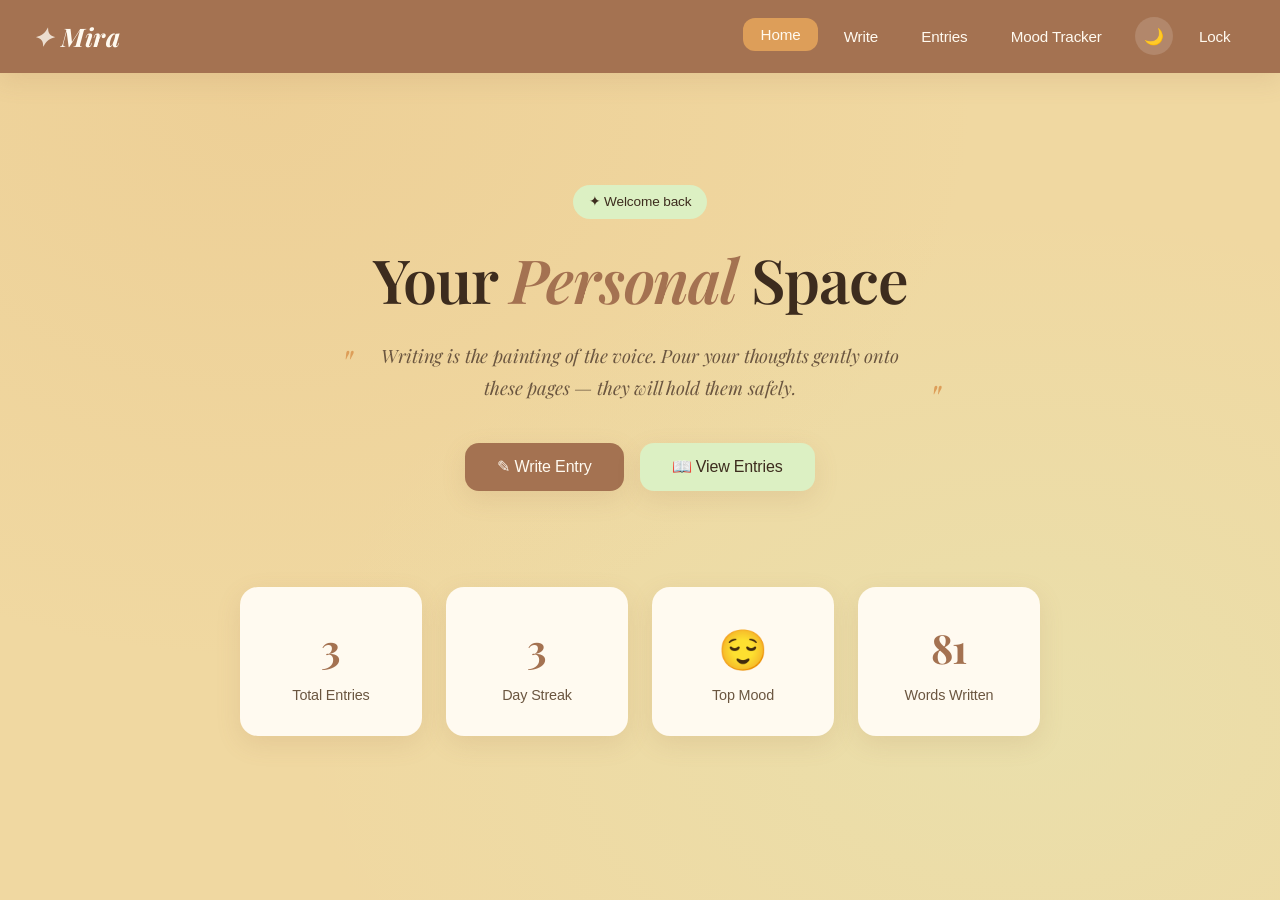
<file: journal.html>
<!DOCTYPE html>
<html lang="en">
<head>
<meta charset="UTF-8" />
<meta name="viewport" content="width=device-width, initial-scale=1.0"/>
<meta name="referrer" content="no-referrer-when-downgrade" />
<title>Mira &mdash; Your Personal Space</title>
<link rel="preconnect" href="https://fonts.googleapis.com">
<link rel="preconnect" href="https://fonts.gstatic.com" crossorigin>
<link href="https://fonts.googleapis.com/css2?family=Playfair+Display:ital,wght@0,400;0,500;0,600;0,700;1,400&display=swap" rel="stylesheet">
<style>
  :root {
    --primary: #A47251;
    --primary-dark: #8a5d40;
    --accent: #DD9E59;
    --bg: #F0D8A1;
    --bg-soft: #f7e6c0;
    --secondary: #DCF0C3;
    --secondary-dark: #c5e3a6;
    --text: #3d2c1e;
    --text-soft: #6b5640;
    --white: #fffaf0;
    --shadow: 0 8px 24px rgba(164, 114, 81, 0.15);
    --shadow-lg: 0 16px 40px rgba(164, 114, 81, 0.2);
    
    /* Apple San Francisco font stack */
    --sf-pro: -apple-system, BlinkMacSystemFont, "SF Pro Display", "SF Pro Text", "Helvetica Neue", Helvetica, Arial, sans-serif;
    --sf-rounded: -apple-system, BlinkMacSystemFont, "SF Pro Rounded", "SF Pro Display", "Helvetica Neue", sans-serif;
  }

  [data-theme="dark"] {
    --primary: #c98e6b;
    --primary-dark: #a47251;
    --accent: #e8b478;
    --bg: #2a1f15;
    --bg-soft: #3a2c1f;
    --secondary: #4a5d3c;
    --secondary-dark: #5d7349;
    --text: #f0d8a1;
    --text-soft: #c4a87a;
    --white: #3a2c1f;
    --shadow: 0 8px 24px rgba(0, 0, 0, 0.3);
    --shadow-lg: 0 16px 40px rgba(0, 0, 0, 0.4);
  }

  * { margin: 0; padding: 0; box-sizing: border-box; -webkit-font-smoothing: antialiased; -moz-osx-font-smoothing: grayscale; }

  body {
    font-family: var(--sf-pro);
    background: var(--bg);
    background-image: 
      radial-gradient(at 20% 10%, rgba(221, 158, 89, 0.15) 0px, transparent 50%),
      radial-gradient(at 80% 80%, rgba(220, 240, 195, 0.3) 0px, transparent 50%);
    color: var(--text);
    min-height: 100vh;
    transition: background 0.4s ease, color 0.4s ease;
    line-height: 1.6;
    letter-spacing: -0.01em;
  }

  h1, h2, h3, h4 { 
    font-family: 'Playfair Display', Georgia, serif; 
    font-weight: 600; 
    letter-spacing: -0.02em;
  }

  /* Login */
  .auth-page {
    min-height: 100vh;
    display: none;
    align-items: center;
    justify-content: center;
    padding: 2rem;
  }

  body.auth-locked .auth-page { display: flex; }
  body.auth-locked .navbar,
  body.auth-locked .page,
  body.auth-locked .modal { display: none !important; }

  .auth-card {
    width: min(100%, 460px);
    background: var(--white);
    padding: 2.5rem;
    border-radius: 20px;
    box-shadow: var(--shadow-lg);
    text-align: center;
  }

  .auth-card h1 {
    font-size: clamp(2.5rem, 8vw, 4rem);
    color: var(--primary);
    margin-bottom: 0.4rem;
    font-style: italic;
  }

  .auth-card p {
    color: var(--text-soft);
    margin-bottom: 1.5rem;
  }

  .auth-form {
    display: grid;
    gap: 0.8rem;
  }

  .auth-form .btn {
    justify-content: center;
  }

  .auth-message {
    min-height: 1.3rem;
    margin: 0.2rem 0 0;
    font-size: 0.9rem;
    color: var(--text-soft);
  }

  .hidden { display: none !important; }

  /* Navbar */
  .navbar {
    position: sticky;
    top: 0;
    z-index: 100;
    background: var(--primary);
    padding: 1rem 2rem;
    box-shadow: var(--shadow);
    display: flex;
    justify-content: space-between;
    align-items: center;
    transition: background 0.4s ease;
    backdrop-filter: saturate(180%) blur(20px);
  }

  .logo {
    font-family: 'Playfair Display', Georgia, serif;
    font-size: 1.6rem;
    color: var(--white);
    font-weight: 700;
    font-style: italic;
    letter-spacing: 0.5px;
  }

  .logo::before { content: "\2726\00a0"; opacity: 0.8; }

  .nav-links {
    display: flex;
    gap: 0.5rem;
    list-style: none;
    align-items: center;
  }

  .nav-link {
    color: var(--white);
    text-decoration: none;
    padding: 0.5rem 1.1rem;
    border-radius: 12px;
    font-weight: 500;
    font-size: 0.95rem;
    cursor: pointer;
    transition: all 0.3s ease;
    background: transparent;
    border: none;
    font-family: var(--sf-pro);
    letter-spacing: -0.01em;
  }

  .nav-link:hover, .nav-link.active {
    background: var(--accent);
    transform: translateY(-2px);
  }

  .theme-toggle {
    background: rgba(255, 255, 255, 0.15);
    border: none;
    color: var(--white);
    width: 38px;
    height: 38px;
    border-radius: 50%;
    cursor: pointer;
    font-size: 1rem;
    transition: all 0.3s ease;
    margin-left: 0.5rem;
  }

  .theme-toggle:hover { background: var(--accent); transform: rotate(20deg); }

  .menu-toggle { display: none; background: none; border: none; color: var(--white); font-size: 1.5rem; cursor: pointer; }

  .user-pill {
    display: flex;
    align-items: center;
    gap: 0.6rem;
    color: var(--white);
    padding-left: 0.7rem;
  }

  .user-avatar {
    width: 30px;
    height: 30px;
    border-radius: 50%;
    object-fit: cover;
    background: rgba(255,255,255,0.2);
  }

  .user-name {
    max-width: 130px;
    overflow: hidden;
    text-overflow: ellipsis;
    white-space: nowrap;
    font-size: 0.9rem;
    font-weight: 500;
  }

  /* Pages */
  .page { display: none; padding: 3rem 2rem; max-width: 1200px; margin: 0 auto; animation: fadeIn 0.5s ease; }
  .page.active { display: block; }

  @keyframes fadeIn {
    from { opacity: 0; transform: translateY(10px); }
    to { opacity: 1; transform: translateY(0); }
  }

  /* Home */
  .hero {
    text-align: center;
    padding: 4rem 1rem 2rem;
  }

  .hero-tag {
    display: inline-block;
    background: var(--secondary);
    color: var(--text);
    padding: 0.4rem 1rem;
    border-radius: 20px;
    font-size: 0.85rem;
    margin-bottom: 1.5rem;
    font-weight: 500;
    letter-spacing: -0.01em;
  }

  .hero h1 {
    font-size: clamp(2.2rem, 5vw, 3.8rem);
    color: var(--text);
    margin-bottom: 1rem;
    line-height: 1.2;
  }

  .hero h1 em { color: var(--primary); font-style: italic; }

  .quote {
    max-width: 600px;
    margin: 1.5rem auto 2.5rem;
    font-family: 'Playfair Display', Georgia, serif;
    font-style: italic;
    color: var(--text-soft);
    font-size: 1.15rem;
    line-height: 1.7;
    position: relative;
    padding: 0 2rem;
  }

  .quote::before, .quote::after {
    content: '"';
    font-size: 2.5rem;
    color: var(--accent);
    position: absolute;
    top: -10px;
  }
  .quote::before { left: 0; }
  .quote::after { right: 0; bottom: -30px; top: auto; }

  .hero-buttons { display: flex; gap: 1rem; justify-content: center; flex-wrap: wrap; }

  .btn {
    padding: 0.9rem 2rem;
    border-radius: 14px;
    border: none;
    font-family: var(--sf-pro);
    font-weight: 500;
    font-size: 1rem;
    cursor: pointer;
    transition: all 0.3s ease;
    text-decoration: none;
    display: inline-flex;
    align-items: center;
    gap: 0.5rem;
    letter-spacing: -0.01em;
  }

  .btn-primary {
    background: var(--primary);
    color: var(--white);
    box-shadow: var(--shadow);
  }

  .btn-primary:hover {
    background: var(--accent);
    transform: translateY(-3px) scale(1.02);
    box-shadow: var(--shadow-lg);
  }

  .btn-secondary {
    background: var(--secondary);
    color: var(--text);
    box-shadow: var(--shadow);
  }

  .btn-secondary:hover {
    background: var(--secondary-dark);
    transform: translateY(-3px) scale(1.02);
  }

  /* Stats */
  .stats {
    display: grid;
    grid-template-columns: repeat(auto-fit, minmax(180px, 1fr));
    gap: 1.5rem;
    max-width: 800px;
    margin: 4rem auto 0;
  }

  .stat-card {
    background: var(--white);
    padding: 1.8rem;
    border-radius: 18px;
    text-align: center;
    box-shadow: var(--shadow);
    transition: transform 0.3s ease;
  }

  .stat-card:hover { transform: translateY(-5px); }

  .stat-num {
    font-family: 'Playfair Display', Georgia, serif;
    font-size: 2.5rem;
    color: var(--primary);
    font-weight: 700;
  }

  .stat-label { color: var(--text-soft); font-size: 0.9rem; margin-top: 0.3rem; letter-spacing: -0.01em; }

  /* Page Header */
  .page-header { margin-bottom: 2.5rem; text-align: center; }
  .page-header h2 { font-size: 2.4rem; color: var(--text); margin-bottom: 0.5rem; }
  .page-header p { color: var(--text-soft); }

  /* Editor */
  .editor-wrap { max-width: 850px; margin: 0 auto; }

  .editor {
    background: var(--white);
    padding: 2.5rem;
    border-radius: 20px;
    box-shadow: var(--shadow);
  }

  .editor.distraction-free {
    position: fixed;
    inset: 0;
    z-index: 200;
    border-radius: 0;
    overflow-y: auto;
    padding: 4rem 2rem;
  }

  .editor-meta {
    display: grid;
    grid-template-columns: 1fr auto;
    gap: 1rem;
    margin-bottom: 1.2rem;
    align-items: center;
  }

  .input-clean {
    background: transparent;
    border: none;
    border-bottom: 2px solid transparent;
    padding: 0.5rem 0;
    font-family: 'Playfair Display', Georgia, serif;
    font-size: 1.8rem;
    font-weight: 600;
    color: var(--text);
    width: 100%;
    transition: border-color 0.3s ease;
    letter-spacing: -0.02em;
  }

  .input-clean:focus { outline: none; border-bottom-color: var(--accent); }
  .input-clean::placeholder { color: var(--text-soft); opacity: 0.6; }

  .date-input {
    background: var(--secondary);
    border: none;
    padding: 0.5rem 0.9rem;
    border-radius: 10px;
    font-family: var(--sf-pro);
    color: var(--text);
    cursor: pointer;
    font-size: 0.9rem;
    letter-spacing: -0.01em;
  }

  .mood-row {
    display: flex;
    gap: 0.5rem;
    margin-bottom: 1rem;
    flex-wrap: wrap;
    align-items: center;
  }

  .mood-label {
    font-size: 0.9rem;
    color: var(--text-soft);
    margin-right: 0.5rem;
    letter-spacing: -0.01em;
  }

  .mood-emoji {
    background: var(--bg-soft);
    border: 2px solid transparent;
    width: 42px;
    height: 42px;
    border-radius: 50%;
    cursor: pointer;
    font-size: 1.3rem;
    transition: all 0.3s ease;
    display: flex;
    align-items: center;
    justify-content: center;
  }

  .mood-emoji:hover { transform: scale(1.15); }
  .mood-emoji.selected {
    background: var(--secondary);
    border-color: var(--accent);
    transform: scale(1.1);
  }

  .tags-input {
    width: 100%;
    background: var(--bg-soft);
    border: none;
    padding: 0.7rem 1rem;
    border-radius: 12px;
    font-family: var(--sf-pro);
    color: var(--text);
    margin-bottom: 1rem;
    font-size: 0.9rem;
    letter-spacing: -0.01em;
  }
  .tags-input:focus { outline: 2px solid var(--accent); }

  .editor-textarea {
    width: 100%;
    min-height: 350px;
    background: transparent;
    border: none;
    resize: vertical;
    font-family: var(--sf-pro);
    font-size: 1.05rem;
    line-height: 1.8;
    color: var(--text);
    padding: 1rem 0;
    letter-spacing: -0.01em;
  }
  .editor-textarea:focus { outline: none; }
  .editor-textarea::placeholder { color: var(--text-soft); opacity: 0.5; font-style: italic; }

  .editor-actions {
    display: flex;
    gap: 0.8rem;
    justify-content: space-between;
    align-items: center;
    margin-top: 1.5rem;
    flex-wrap: wrap;
  }

  .save-status {
    font-size: 0.85rem;
    color: var(--text-soft);
    font-style: italic;
  }

  .save-status.saving { color: var(--accent); }
  .save-status.saved { color: #5a8c3c; }

  .icon-btn {
    background: var(--bg-soft);
    border: none;
    padding: 0.6rem 1rem;
    border-radius: 10px;
    cursor: pointer;
    color: var(--text);
    font-family: var(--sf-pro);
    font-size: 0.9rem;
    transition: all 0.3s ease;
    letter-spacing: -0.01em;
  }
  .icon-btn:hover { background: var(--secondary); }

  /* Entries Grid */
  .entries-grid {
    display: grid;
    grid-template-columns: repeat(auto-fill, minmax(280px, 1fr));
    gap: 1.5rem;
  }

  .entry-card {
    background: var(--secondary);
    padding: 1.6rem;
    border-radius: 18px;
    box-shadow: var(--shadow);
    cursor: pointer;
    transition: all 0.3s ease;
    position: relative;
    overflow: hidden;
  }

  .entry-card::before {
    content: "";
    position: absolute;
    top: 0; left: 0;
    width: 4px;
    height: 100%;
    background: var(--primary);
    transform: scaleY(0);
    transition: transform 0.3s ease;
  }

  .entry-card:hover {
    transform: translateY(-6px);
    box-shadow: var(--shadow-lg);
  }
  .entry-card:hover::before { transform: scaleY(1); }

  .entry-head {
    display: flex;
    justify-content: space-between;
    align-items: flex-start;
    margin-bottom: 0.8rem;
  }

  .entry-title {
    font-family: 'Playfair Display', Georgia, serif;
    font-size: 1.3rem;
    font-weight: 600;
    color: var(--text);
    flex: 1;
    letter-spacing: -0.02em;
  }

  .entry-mood { font-size: 1.6rem; }

  .entry-date {
    font-size: 0.8rem;
    color: var(--text-soft);
    margin-bottom: 0.8rem;
    font-weight: 500;
    letter-spacing: -0.01em;
  }

  .entry-preview {
    font-size: 0.92rem;
    color: var(--text-soft);
    line-height: 1.6;
    display: -webkit-box;
    -webkit-line-clamp: 3;
    -webkit-box-orient: vertical;
    overflow: hidden;
    margin-bottom: 0.8rem;
    letter-spacing: -0.01em;
  }

  .entry-tags { display: flex; gap: 0.4rem; flex-wrap: wrap; }
  .entry-tag {
    background: var(--white);
    padding: 0.2rem 0.7rem;
    border-radius: 12px;
    font-size: 0.75rem;
    color: var(--primary);
    font-weight: 500;
    letter-spacing: -0.01em;
  }

  .empty {
    text-align: center;
    padding: 4rem 2rem;
    color: var(--text-soft);
  }
  .empty-icon { font-size: 3rem; margin-bottom: 1rem; }

  /* Mood Tracker */
  .mood-grid {
    display: grid;
    grid-template-columns: repeat(auto-fit, minmax(300px, 1fr));
    gap: 1.5rem;
  }

  .panel {
    background: var(--white);
    padding: 2rem;
    border-radius: 18px;
    box-shadow: var(--shadow);
  }

  .panel h3 {
    font-size: 1.3rem;
    margin-bottom: 1.5rem;
    color: var(--text);
  }

  .mood-bar { margin-bottom: 1rem; }
  .mood-bar-label {
    display: flex;
    justify-content: space-between;
    margin-bottom: 0.4rem;
    font-size: 0.9rem;
    letter-spacing: -0.01em;
  }
  .mood-bar-track {
    height: 10px;
    background: var(--bg-soft);
    border-radius: 10px;
    overflow: hidden;
  }
  .mood-bar-fill {
    height: 100%;
    background: linear-gradient(90deg, var(--primary), var(--accent));
    border-radius: 10px;
    transition: width 1s ease;
  }

  /* Calendar */
  .calendar {
    display: grid;
    grid-template-columns: repeat(7, 1fr);
    gap: 6px;
  }
  .cal-day-name {
    text-align: center;
    font-size: 0.75rem;
    font-weight: 600;
    color: var(--text-soft);
    padding: 0.3rem 0;
    letter-spacing: -0.01em;
  }
  .cal-day {
    aspect-ratio: 1;
    background: var(--bg-soft);
    border-radius: 8px;
    display: flex;
    align-items: center;
    justify-content: center;
    font-size: 0.85rem;
    position: relative;
    transition: transform 0.2s ease;
    font-feature-settings: "tnum";
  }
  .cal-day.has-entry {
    background: var(--secondary);
    cursor: pointer;
    font-weight: 600;
  }
  .cal-day.has-entry:hover { transform: scale(1.1); }
  .cal-day.today {
    border: 2px solid var(--accent);
  }
  .cal-emoji {
    position: absolute;
    bottom: 2px;
    right: 2px;
    font-size: 0.7rem;
  }

  .cal-header {
    display: flex;
    justify-content: space-between;
    align-items: center;
    margin-bottom: 1rem;
  }
  .cal-nav {
    background: var(--secondary);
    border: none;
    width: 32px;
    height: 32px;
    border-radius: 8px;
    cursor: pointer;
    font-weight: 600;
    color: var(--text);
    transition: all 0.3s ease;
    font-family: var(--sf-pro);
  }
  .cal-nav:hover { background: var(--accent); color: var(--white); }

  /* Modal */
  .modal {
    display: none;
    position: fixed;
    inset: 0;
    background: rgba(61, 44, 30, 0.6);
    z-index: 300;
    align-items: center;
    justify-content: center;
    padding: 1rem;
    backdrop-filter: blur(4px);
  }
  .modal.active { display: flex; animation: fadeIn 0.3s ease; }

  .modal-content {
    background: var(--white);
    border-radius: 20px;
    padding: 2.5rem;
    max-width: 600px;
    width: 100%;
    max-height: 90vh;
    overflow-y: auto;
    box-shadow: var(--shadow-lg);
    animation: slideUp 0.4s ease;
  }

  @keyframes slideUp {
    from { transform: translateY(30px); opacity: 0; }
    to { transform: translateY(0); opacity: 1; }
  }

  .modal-close {
    float: right;
    background: var(--bg-soft);
    border: none;
    width: 32px;
    height: 32px;
    border-radius: 50%;
    cursor: pointer;
    font-size: 1.2rem;
    font-family: var(--sf-pro);
  }

  .modal h3 { font-size: 1.8rem; color: var(--text); margin-bottom: 0.3rem; }
  .modal-date { color: var(--text-soft); font-size: 0.9rem; margin-bottom: 1rem; letter-spacing: -0.01em; }
  .modal-body { color: var(--text); line-height: 1.8; white-space: pre-wrap; margin: 1.5rem 0; letter-spacing: -0.01em; }
  .modal-actions { display: flex; gap: 0.8rem; margin-top: 1.5rem; }

  .btn-danger {
    background: #c44a4a;
    color: white;
  }
  .btn-danger:hover { background: #a83838; }

  /* Toast */
  .toast {
    position: fixed;
    bottom: 2rem;
    right: 2rem;
    background: var(--primary);
    color: var(--white);
    padding: 1rem 1.5rem;
    border-radius: 12px;
    box-shadow: var(--shadow-lg);
    z-index: 400;
    transform: translateY(100px);
    opacity: 0;
    transition: all 0.4s ease;
    font-family: var(--sf-pro);
    letter-spacing: -0.01em;
  }
  .toast.show { transform: translateY(0); opacity: 1; }

  /* Search */
  .search-bar {
    width: 100%;
    max-width: 500px;
    margin: 0 auto 2rem;
    display: block;
    padding: 0.9rem 1.2rem;
    border-radius: 14px;
    border: none;
    background: var(--white);
    box-shadow: var(--shadow);
    font-family: var(--sf-pro);
    font-size: 1rem;
    color: var(--text);
    letter-spacing: -0.01em;
  }
  .search-bar:focus { outline: 2px solid var(--accent); }

  /* Mobile */
  @media (max-width: 768px) {
    .navbar { padding: 1rem; }
    .nav-links {
      position: fixed;
      top: 70px; left: 0; right: 0;
      background: var(--primary);
      flex-direction: column;
      padding: 1rem;
      gap: 0.3rem;
      transform: translateY(-150%);
      transition: transform 0.3s ease;
      box-shadow: var(--shadow);
    }
    .nav-links.open { transform: translateY(0); }
    .menu-toggle { display: block; }
    .nav-link { width: 100%; text-align: center; }
    .page { padding: 2rem 1rem; }
    .editor { padding: 1.5rem; }
    .input-clean { font-size: 1.4rem; }
    .toast { right: 1rem; left: 1rem; bottom: 1rem; }
  }
</style>
</head>
<body class="auth-locked">

<section class="auth-page" id="authPage">
  <div class="auth-card">
    <span class="hero-tag">&#x2726; Private journal</span>
    <h1>Mira</h1>
    <p id="authIntro">Create a passcode to protect this browser.</p>
    <div class="auth-form">
      <input type="password" class="tags-input" id="loginPasscode" placeholder="Passcode" autocomplete="current-password" />
      <input type="password" class="tags-input" id="loginPasscodeConfirm" placeholder="Confirm passcode" autocomplete="new-password" />
      <button class="btn btn-primary" id="loginBtn">Create Login</button>
      <p class="auth-message" id="authMessage"></p>
    </div>
  </div>
</section>

<nav class="navbar">
  <div class="logo">Mira</div>
  <button class="menu-toggle" onclick="document.getElementById('navLinks').classList.toggle('open')">&#x2630;</button>
  <ul class="nav-links" id="navLinks">
    <li><button class="nav-link active" data-page="home">Home</button></li>
    <li><button class="nav-link" data-page="write">Write</button></li>
    <li><button class="nav-link" data-page="entries">Entries</button></li>
    <li><button class="nav-link" data-page="mood">Mood Tracker</button></li>
    <li><button class="theme-toggle" id="themeToggle" title="Toggle theme">&#x1F319;</button></li>
    <li><button class="nav-link" id="lockBtn">Lock</button></li>
  </ul>
</nav>

<!-- Home -->
<section class="page active" id="page-home">
  <div class="hero">
    <span class="hero-tag">&#x2726; Welcome back</span>
    <h1>Your <em>Personal</em> Space</h1>
    <p class="quote">Writing is the painting of the voice. Pour your thoughts gently onto these pages &mdash; they will hold them safely.</p>
    <div class="hero-buttons">
      <button class="btn btn-primary" onclick="navigate('write')">&#x270E; Write Entry</button>
      <button class="btn btn-secondary" onclick="navigate('entries')">&#x1F4D6; View Entries</button>
    </div>
  </div>

  <div class="stats">
    <div class="stat-card">
      <div class="stat-num" id="statEntries">0</div>
      <div class="stat-label">Total Entries</div>
    </div>
    <div class="stat-card">
      <div class="stat-num" id="statStreak">0</div>
      <div class="stat-label">Day Streak</div>
    </div>
    <div class="stat-card">
      <div class="stat-num" id="statMood">&mdash;</div>
      <div class="stat-label">Top Mood</div>
    </div>
    <div class="stat-card">
      <div class="stat-num" id="statWords">0</div>
      <div class="stat-label">Words Written</div>
    </div>
  </div>
</section>

<!-- Write -->
<section class="page" id="page-write">
  <div class="page-header">
    <h2>A Page for Today</h2>
    <p>Let your thoughts flow freely.</p>
  </div>

  <div class="editor-wrap">
    <div class="editor" id="editor">
      <div class="editor-meta">
        <input type="text" class="input-clean" id="entryTitle" placeholder="Give this entry a title..." />
        <input type="date" class="date-input" id="entryDate" />
      </div>

      <div class="mood-row">
        <span class="mood-label">Mood:</span>
        <button class="mood-emoji" data-mood="&#x1F60A;" title="Happy">&#x1F60A;</button>
        <button class="mood-emoji" data-mood="&#x1F60C;" title="Calm">&#x1F60C;</button>
        <button class="mood-emoji" data-mood="&#x1F970;" title="Loved">&#x1F970;</button>
        <button class="mood-emoji" data-mood="&#x1F614;" title="Sad">&#x1F614;</button>
        <button class="mood-emoji" data-mood="&#x1F624;" title="Frustrated">&#x1F624;</button>
        <button class="mood-emoji" data-mood="&#x1F634;" title="Tired">&#x1F634;</button>
        <button class="mood-emoji" data-mood="&#x1F914;" title="Thoughtful">&#x1F914;</button>
        <button class="mood-emoji" data-mood="&#x2728;" title="Inspired">&#x2728;</button>
      </div>

      <input type="text" class="tags-input" id="entryTags" placeholder="Tags (comma separated): work, family, dreams..." />

      <textarea class="editor-textarea" id="entryBody" placeholder="Dear diary, today was..."></textarea>

      <div class="editor-actions">
        <span class="save-status" id="saveStatus">Auto-save enabled</span>
        <div style="display:flex; gap:0.6rem; flex-wrap: wrap;">
          <button class="icon-btn" id="distractionBtn">&#x22A1; Focus Mode</button>
          <button class="icon-btn" id="clearBtn">Clear</button>
          <button class="btn btn-primary" id="saveBtn">Save Entry</button>
        </div>
      </div>
    </div>
  </div>
</section>

<!-- Entries -->
<section class="page" id="page-entries">
  <div class="page-header">
    <h2>Your Journal</h2>
    <p>A collection of moments, captured.</p>
  </div>
  <input type="text" class="search-bar" id="searchBar" placeholder="&#x1F50D; Search entries..." />
  <div class="entries-grid" id="entriesGrid"></div>
</section>

<!-- Mood Tracker -->
<section class="page" id="page-mood">
  <div class="page-header">
    <h2>Mood Tracker</h2>
    <p>A gentle reflection of your emotional landscape.</p>
  </div>

  <div class="mood-grid">
    <div class="panel">
      <h3>Mood Distribution</h3>
      <div id="moodBars"></div>
    </div>

    <div class="panel">
      <div class="cal-header">
        <button class="cal-nav" id="prevMonth">&lsaquo;</button>
        <h3 id="calMonth"></h3>
        <button class="cal-nav" id="nextMonth">&rsaquo;</button>
      </div>
      <div class="calendar" id="calendar"></div>
    </div>
  </div>
</section>

<!-- Modal -->
<div class="modal" id="entryModal">
  <div class="modal-content">
    <button class="modal-close" onclick="closeModal()">&times;</button>
    <h3 id="modalTitle"></h3>
    <div class="modal-date" id="modalDate"></div>
    <div id="modalTags" style="margin: 0.5rem 0;"></div>
    <div class="modal-body" id="modalBody"></div>
    <div class="modal-actions">
      <button class="btn btn-secondary" onclick="editEntry()">&#x270E; Edit</button>
      <button class="btn btn-danger" onclick="deleteEntry()">&#x1F5D1; Delete</button>
    </div>
  </div>
</div>

<div class="toast" id="toast"></div>

<script>
// State
const LOGIN_HASH_KEY = 'mira_login_hash';
const LOGIN_SALT_KEY = 'mira_login_salt';
const LOGIN_SESSION_KEY = 'mira_unlocked';
let currentUser = sessionStorage.getItem(LOGIN_SESSION_KEY) === '1' ? { sub: 'local' } : null;
let entries = [];
let currentEditId = null;
let currentViewId = null;
let calDate = new Date();
let autoSaveTimer;

function safeJsonParse(value, fallback) {
  try {
    return value ? JSON.parse(value) : fallback;
  } catch {
    return fallback;
  }
}

function userStorageKey(name) {
  return `mira_${name}`;
}

function setAuthMessage(message) {
  document.getElementById('authMessage').textContent = message;
}

function hasLogin() {
  return Boolean(localStorage.getItem(LOGIN_HASH_KEY) && localStorage.getItem(LOGIN_SALT_KEY));
}

function makeSalt() {
  const bytes = new Uint8Array(16);
  crypto.getRandomValues(bytes);
  return Array.from(bytes, byte => byte.toString(16).padStart(2, '0')).join('');
}

async function hashPasscode(passcode, salt) {
  const data = new TextEncoder().encode(`${salt}:${passcode}`);
  const digest = await crypto.subtle.digest('SHA-256', data);
  return Array.from(new Uint8Array(digest), byte => byte.toString(16).padStart(2, '0')).join('');
}

function renderLoginState() {
  const isExistingLogin = hasLogin();
  document.getElementById('authIntro').textContent = isExistingLogin
    ? 'Enter your passcode to open your journal.'
    : 'Create a passcode to protect this browser.';
  document.getElementById('loginBtn').textContent = isExistingLogin ? 'Unlock Mira' : 'Create Login';
  document.getElementById('loginPasscodeConfirm').classList.toggle('hidden', isExistingLogin);
  document.getElementById('loginPasscode').value = '';
  document.getElementById('loginPasscodeConfirm').value = '';
  setAuthMessage('');
}

async function handleLogin() {
  const passcode = document.getElementById('loginPasscode').value;
  const confirm = document.getElementById('loginPasscodeConfirm').value;
  if (passcode.length < 4) {
    setAuthMessage('Use at least 4 characters.');
    return;
  }

  if (!hasLogin()) {
    if (passcode !== confirm) {
      setAuthMessage('Passcodes do not match.');
      return;
    }
    const salt = makeSalt();
    localStorage.setItem(LOGIN_SALT_KEY, salt);
    localStorage.setItem(LOGIN_HASH_KEY, await hashPasscode(passcode, salt));
  } else {
    const salt = localStorage.getItem(LOGIN_SALT_KEY);
    const expectedHash = localStorage.getItem(LOGIN_HASH_KEY);
    const actualHash = await hashPasscode(passcode, salt);
    if (actualHash !== expectedHash) {
      setAuthMessage('Incorrect passcode.');
      return;
    }
  }

  sessionStorage.setItem(LOGIN_SESSION_KEY, '1');
  currentUser = { sub: 'local' };
  unlockApp();
}

function unlockApp() {
  document.body.classList.remove('auth-locked');
  loadTheme();
  loadEntries();
  clearEditor();
  loadDraft();
  navigate('home');
}

function lockApp() {
  sessionStorage.removeItem(LOGIN_SESSION_KEY);
  currentUser = null;
  entries = [];
  currentEditId = null;
  currentViewId = null;
  closeModal();
  document.body.classList.add('auth-locked');
  renderLoginState();
}

// Navigation
function navigate(page) {
  document.querySelectorAll('.page').forEach(p => p.classList.remove('active'));
  document.querySelectorAll('.nav-link').forEach(l => l.classList.remove('active'));
  document.getElementById('page-' + page).classList.add('active');
  document.querySelector(`[data-page="${page}"]`)?.classList.add('active');
  document.getElementById('navLinks').classList.remove('open');
  window.scrollTo({ top: 0, behavior: 'smooth' });
  if (page === 'entries') renderEntries();
  if (page === 'mood') renderMood();
  if (page === 'home') renderStats();
}

document.querySelectorAll('.nav-link').forEach(link => {
  if (link.dataset.page) link.addEventListener('click', () => navigate(link.dataset.page));
});

// Theme
const themeToggle = document.getElementById('themeToggle');

function applyTheme(theme) {
  if (theme === 'dark') {
    document.body.setAttribute('data-theme', 'dark');
    themeToggle.textContent = '\u2600\uFE0F';
  } else {
    document.body.removeAttribute('data-theme');
    themeToggle.textContent = '\uD83C\uDF19';
  }
}

function loadTheme() {
  applyTheme(localStorage.getItem(userStorageKey('theme')) || 'light');
}

themeToggle.addEventListener('click', () => {
  const isDark = document.body.getAttribute('data-theme') === 'dark';
  if (isDark) {
    applyTheme('light');
    localStorage.setItem(userStorageKey('theme'), 'light');
  } else {
    applyTheme('dark');
    localStorage.setItem(userStorageKey('theme'), 'dark');
  }
});

// Editor
const titleEl = document.getElementById('entryTitle');
const dateEl = document.getElementById('entryDate');
const tagsEl = document.getElementById('entryTags');
const bodyEl = document.getElementById('entryBody');
const saveStatus = document.getElementById('saveStatus');
let selectedMood = '';

dateEl.value = new Date().toISOString().split('T')[0];

document.querySelectorAll('.mood-emoji').forEach(btn => {
  btn.addEventListener('click', () => {
    document.querySelectorAll('.mood-emoji').forEach(b => b.classList.remove('selected'));
    btn.classList.add('selected');
    selectedMood = btn.dataset.mood;
    triggerAutoSave();
  });
});

[titleEl, bodyEl, tagsEl, dateEl].forEach(el => {
  el.addEventListener('input', triggerAutoSave);
});

function triggerAutoSave() {
  if (!currentUser) return;
  saveStatus.textContent = 'Saving...';
  saveStatus.className = 'save-status saving';
  clearTimeout(autoSaveTimer);
  autoSaveTimer = setTimeout(() => {
    const draft = {
      title: titleEl.value,
      date: dateEl.value,
      tags: tagsEl.value,
      body: bodyEl.value,
      mood: selectedMood
    };
    localStorage.setItem(userStorageKey('draft'), JSON.stringify(draft));
    saveStatus.textContent = '\u2713 Draft saved';
    saveStatus.className = 'save-status saved';
  }, 800);
}

function loadDraft() {
  const draftKey = userStorageKey('draft');
  if (!localStorage.getItem(draftKey) && localStorage.getItem('mira_draft')) {
    localStorage.setItem(draftKey, localStorage.getItem('mira_draft'));
  }
  const draft = safeJsonParse(localStorage.getItem(draftKey), null);
  if (!draft) return;
  titleEl.value = draft.title || '';
  dateEl.value = draft.date || dateEl.value;
  tagsEl.value = draft.tags || '';
  bodyEl.value = draft.body || '';
  if (draft.mood) {
    selectedMood = draft.mood;
    document.querySelector(`.mood-emoji[data-mood="${draft.mood}"]`)?.classList.add('selected');
  }
}

document.getElementById('saveBtn').addEventListener('click', saveEntry);

function saveEntry() {
  if (!currentUser) {
    showToast('Please sign in first');
    return;
  }
  if (!titleEl.value.trim() && !bodyEl.value.trim()) {
    showToast('Please write something first \u270E');
    return;
  }
  const entry = {
    id: currentEditId || Date.now(),
    title: titleEl.value.trim() || 'Untitled',
    date: dateEl.value || new Date().toISOString().split('T')[0],
    body: bodyEl.value.trim(),
    mood: selectedMood,
    tags: tagsEl.value.split(',').map(t => t.trim()).filter(Boolean),
    createdAt: currentEditId ? entries.find(e => e.id === currentEditId).createdAt : Date.now()
  };
  if (currentEditId) {
    entries = entries.map(e => e.id === currentEditId ? entry : e);
    showToast('Entry updated \u2713');
  } else {
    entries.unshift(entry);
    showToast('Entry saved \u2713');
  }
  saveEntries();
  localStorage.removeItem(userStorageKey('draft'));
  clearEditor();
  navigate('entries');
}

function clearEditor() {
  titleEl.value = '';
  bodyEl.value = '';
  tagsEl.value = '';
  dateEl.value = new Date().toISOString().split('T')[0];
  selectedMood = '';
  currentEditId = null;
  document.querySelectorAll('.mood-emoji').forEach(b => b.classList.remove('selected'));
  saveStatus.textContent = 'Auto-save enabled';
  saveStatus.className = 'save-status';
}

function loadEntries() {
  const entriesKey = userStorageKey('entries');
  if (!localStorage.getItem(entriesKey) && localStorage.getItem('mira_entries')) {
    localStorage.setItem(entriesKey, localStorage.getItem('mira_entries'));
    localStorage.setItem(userStorageKey('visited'), '1');
  }
  entries = safeJsonParse(localStorage.getItem(entriesKey), []);
  seedStarterEntries();
}

function saveEntries() {
  localStorage.setItem(userStorageKey('entries'), JSON.stringify(entries));
}

document.getElementById('clearBtn').addEventListener('click', () => {
  if (confirm('Clear current entry?')) {
    clearEditor();
    if (currentUser) localStorage.removeItem(userStorageKey('draft'));
  }
});

document.getElementById('distractionBtn').addEventListener('click', () => {
  document.getElementById('editor').classList.toggle('distraction-free');
});

function renderEntries(filter = '') {
  const grid = document.getElementById('entriesGrid');
  const filtered = entries.filter(e => {
    const q = filter.toLowerCase();
    return e.title.toLowerCase().includes(q) ||
           e.body.toLowerCase().includes(q) ||
           e.tags.some(t => t.toLowerCase().includes(q));
  });
  if (filtered.length === 0) {
    grid.innerHTML = `<div class="empty" style="grid-column: 1/-1;">
      <div class="empty-icon">&#x1F4D4;</div>
      <h3 style="margin-bottom:0.5rem;">${filter ? 'No matching entries' : 'No entries yet'}</h3>
      <p>${filter ? 'Try a different search term.' : 'Start writing your first entry today.'}</p>
    </div>`;
    return;
  }
  grid.innerHTML = filtered.map(e => `
    <div class="entry-card" onclick="openEntry(${e.id})">
      <div class="entry-head">
        <div class="entry-title">${escapeHtml(e.title)}</div>
        <div class="entry-mood">${e.mood || ''}</div>
      </div>
      <div class="entry-date">${formatDate(e.date)}</div>
      <div class="entry-preview">${escapeHtml(e.body) || '<em>Empty entry</em>'}</div>
      <div class="entry-tags">
        ${e.tags.map(t => `<span class="entry-tag">#${escapeHtml(t)}</span>`).join('')}
      </div>
    </div>
  `).join('');
}

document.getElementById('searchBar').addEventListener('input', (e) => renderEntries(e.target.value));

function openEntry(id) {
  const entry = entries.find(e => e.id === id);
  if (!entry) return;
  currentViewId = id;
  document.getElementById('modalTitle').textContent = entry.title + (entry.mood ? ' ' + entry.mood : '');
  document.getElementById('modalDate').textContent = formatDate(entry.date);
  document.getElementById('modalTags').innerHTML = entry.tags.map(t => `<span class="entry-tag">#${escapeHtml(t)}</span>`).join(' ');
  document.getElementById('modalBody').textContent = entry.body;
  document.getElementById('entryModal').classList.add('active');
}

function closeModal() {
  document.getElementById('entryModal').classList.remove('active');
  currentViewId = null;
}

function editEntry() {
  const entry = entries.find(e => e.id === currentViewId);
  if (!entry) return;
  currentEditId = entry.id;
  titleEl.value = entry.title;
  dateEl.value = entry.date;
  bodyEl.value = entry.body;
  tagsEl.value = entry.tags.join(', ');
  selectedMood = entry.mood;
  document.querySelectorAll('.mood-emoji').forEach(b => {
    b.classList.toggle('selected', b.dataset.mood === entry.mood);
  });
  closeModal();
  navigate('write');
}

function deleteEntry() {
  if (!confirm('Delete this entry permanently?')) return;
  entries = entries.filter(e => e.id !== currentViewId);
  saveEntries();
  closeModal();
  renderEntries();
  showToast('Entry deleted');
}

document.getElementById('entryModal').addEventListener('click', (e) => {
  if (e.target.id === 'entryModal') closeModal();
});

function renderStats() {
  document.getElementById('statEntries').textContent = entries.length;
  const totalWords = entries.reduce((sum, e) => sum + e.body.split(/\s+/).filter(Boolean).length, 0);
  document.getElementById('statWords').textContent = totalWords.toLocaleString();
  
  const moodCount = {};
  entries.forEach(e => { if (e.mood) moodCount[e.mood] = (moodCount[e.mood] || 0) + 1; });
  const topMood = Object.entries(moodCount).sort((a,b) => b[1]-a[1])[0];
  document.getElementById('statMood').textContent = topMood ? topMood[0] : '\u2014';

  const dates = [...new Set(entries.map(e => e.date))].sort().reverse();
  let streak = 0;
  let cursor = new Date();
  cursor.setHours(0,0,0,0);
  for (const d of dates) {
    const entryDate = new Date(d);
    entryDate.setHours(0,0,0,0);
    const diff = (cursor - entryDate) / (1000*60*60*24);
    if (diff <= 1) {
      streak++;
      cursor = entryDate;
      cursor.setDate(cursor.getDate() - 1);
    } else break;
  }
  document.getElementById('statStreak').textContent = streak;
}

function renderMood() {
  const moodCount = {};
  entries.forEach(e => { if (e.mood) moodCount[e.mood] = (moodCount[e.mood] || 0) + 1; });
  const total = Object.values(moodCount).reduce((a,b) => a+b, 0);
  const moodLabels = {'\uD83D\uDE0A':'Happy','\uD83D\uDE0C':'Calm','\uD83E\uDD70':'Loved','\uD83D\uDE14':'Sad','\uD83D\uDE24':'Frustrated','\uD83D\uDE34':'Tired','\uD83E\uDD14':'Thoughtful','\u2728':'Inspired'};
  const bars = document.getElementById('moodBars');
  if (total === 0) {
    bars.innerHTML = '<div class="empty"><div class="empty-icon">&#x1F331;</div><p>No mood data yet. Start journaling!</p></div>';
  } else {
    bars.innerHTML = Object.entries(moodCount).sort((a,b) => b[1]-a[1]).map(([mood, count]) => {
      const pct = (count/total*100).toFixed(0);
      return `<div class="mood-bar">
        <div class="mood-bar-label"><span>${mood} ${moodLabels[mood]||''}</span><span>${count} (${pct}%)</span></div>
        <div class="mood-bar-track"><div class="mood-bar-fill" style="width:${pct}%"></div></div>
      </div>`;
    }).join('');
  }
  renderCalendar();
}

function renderCalendar() {
  const year = calDate.getFullYear();
  const month = calDate.getMonth();
  const monthNames = ['January','February','March','April','May','June','July','August','September','October','November','December'];
  document.getElementById('calMonth').textContent = `${monthNames[month]} ${year}`;
  
  const firstDay = new Date(year, month, 1).getDay();
  const daysInMonth = new Date(year, month + 1, 0).getDate();
  const today = new Date();
  
  const cal = document.getElementById('calendar');
  let html = ['Sun','Mon','Tue','Wed','Thu','Fri','Sat'].map(d => `<div class="cal-day-name">${d}</div>`).join('');
  
  for (let i = 0; i < firstDay; i++) html += '<div></div>';
  
  for (let d = 1; d <= daysInMonth; d++) {
    const dateStr = `${year}-${String(month+1).padStart(2,'0')}-${String(d).padStart(2,'0')}`;
    const dayEntries = entries.filter(e => e.date === dateStr);
    const isToday = today.getFullYear()===year && today.getMonth()===month && today.getDate()===d;
    const classes = ['cal-day'];
    if (dayEntries.length) classes.push('has-entry');
    if (isToday) classes.push('today');
    const onclick = dayEntries.length ? `onclick="openEntry(${dayEntries[0].id})"` : '';
    const emoji = dayEntries[0]?.mood ? `<span class="cal-emoji">${dayEntries[0].mood}</span>` : '';
    html += `<div class="${classes.join(' ')}" ${onclick}>${d}${emoji}</div>`;
  }
  cal.innerHTML = html;
}

document.getElementById('prevMonth').addEventListener('click', () => {
  calDate.setMonth(calDate.getMonth() - 1);
  renderCalendar();
});
document.getElementById('nextMonth').addEventListener('click', () => {
  calDate.setMonth(calDate.getMonth() + 1);
  renderCalendar();
});

function formatDate(dateStr) {
  const d = new Date(dateStr);
  return d.toLocaleDateString('en-US', { weekday: 'long', month: 'long', day: 'numeric', year: 'numeric' });
}

function escapeHtml(str) {
  return String(str).replace(/[&<>"']/g, c => ({'&':'&amp;','<':'&lt;','>':'&gt;','"':'&quot;',"'":'&#39;'}[c]));
}

function showToast(msg) {
  const toast = document.getElementById('toast');
  toast.textContent = msg;
  toast.classList.add('show');
  setTimeout(() => toast.classList.remove('show'), 2500);
}

function seedStarterEntries() {
  if (entries.length > 0 || localStorage.getItem(userStorageKey('visited'))) return;
  entries = [
    {
      id: 1, title: 'A Quiet Sunday', date: new Date(Date.now()-86400000*2).toISOString().split('T')[0],
      body: 'Spent the morning with a cup of chamomile tea and a good book. The light through the window was so soft today. Sometimes I forget how much I love these slow moments.',
      mood: '\uD83D\uDE0C', tags: ['weekend','reflection'], createdAt: Date.now()-86400000*2
    },
    {
      id: 2, title: 'Small Wins', date: new Date(Date.now()-86400000).toISOString().split('T')[0],
      body: 'Finished a project I\'ve been working on for weeks! Treating myself to something nice tonight. Proud of how far I\'ve come.',
      mood: '\u2728', tags: ['work','growth'], createdAt: Date.now()-86400000
    },
    {
      id: 3, title: 'Rainy Thoughts', date: new Date().toISOString().split('T')[0],
      body: 'The rain hasn\'t stopped all day. There\'s something comforting about it \u2014 like the world is taking a break with me. Watched old films and made warm soup.',
      mood: '\uD83E\uDD14', tags: ['cozy','rainy-day'], createdAt: Date.now()
    }
  ];
  saveEntries();
  localStorage.setItem(userStorageKey('visited'), '1');
}

unlockApp();
</script>
</body>
</html>
</file>
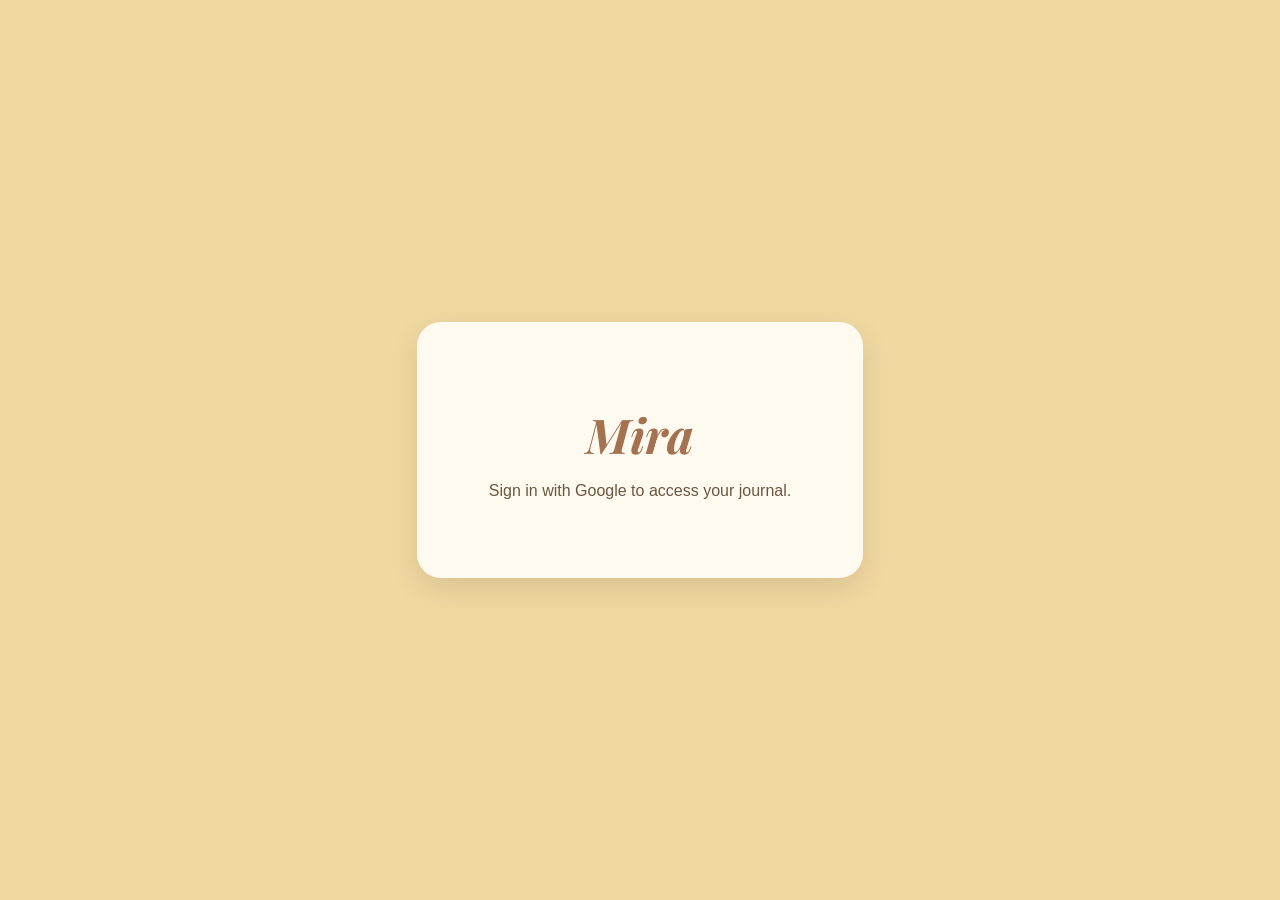
<file: login.html>
<!DOCTYPE html>
<html lang="en">
<head>
    <meta charset="UTF-8">
    <meta name="viewport" content="width=device-width, initial-scale=1.0">
    <title>Mira — Login</title>
    <link href="https://fonts.googleapis.com/css2?family=Playfair+Display:ital,wght@0,600;1,400&display=swap" rel="stylesheet">
    <script src="https://accounts.google.com/gsi/client" async defer></script>
    <style>
        :root { --primary: #A47251; --bg: #F0D8A1; --white: #fffaf0; }
        body { font-family: sans-serif; background: var(--bg); height: 100vh; display: flex; align-items: center; justify-content: center; margin: 0; }
        .auth-card { background: var(--white); padding: 3rem; border-radius: 24px; text-align: center; box-shadow: 0 10px 30px rgba(0,0,0,0.1); width: 350px; }
        h1 { font-family: 'Playfair Display', serif; font-size: 3rem; color: var(--primary); font-style: italic; margin-bottom: 10px; }
        p { color: #6b5640; margin-bottom: 30px; }
    </style>
</head>
<body>
    <div class="auth-card">
        <h1>Mira</h1>
        <p>Sign in with Google to access your journal.</p>
        <div id="g_id_onload"
             data-client_id="400508968454-gc40mrppbnvidrhc3in9vii1nt7gch32.apps.googleusercontent.com"
             data-callback="handleCredentialResponse">
        </div>
        <div class="g_id_signin" data-type="standard" data-shape="pill"></div>
    </div>

    <script>
        function handleCredentialResponse(response) {
            const payload = JSON.parse(atob(response.credential.split('.')[1]));
            sessionStorage.setItem('mira_unlocked', '1');
            window.location.href = 'journal.html'; 
        }
    </script>
</body>
</html>
</file>
